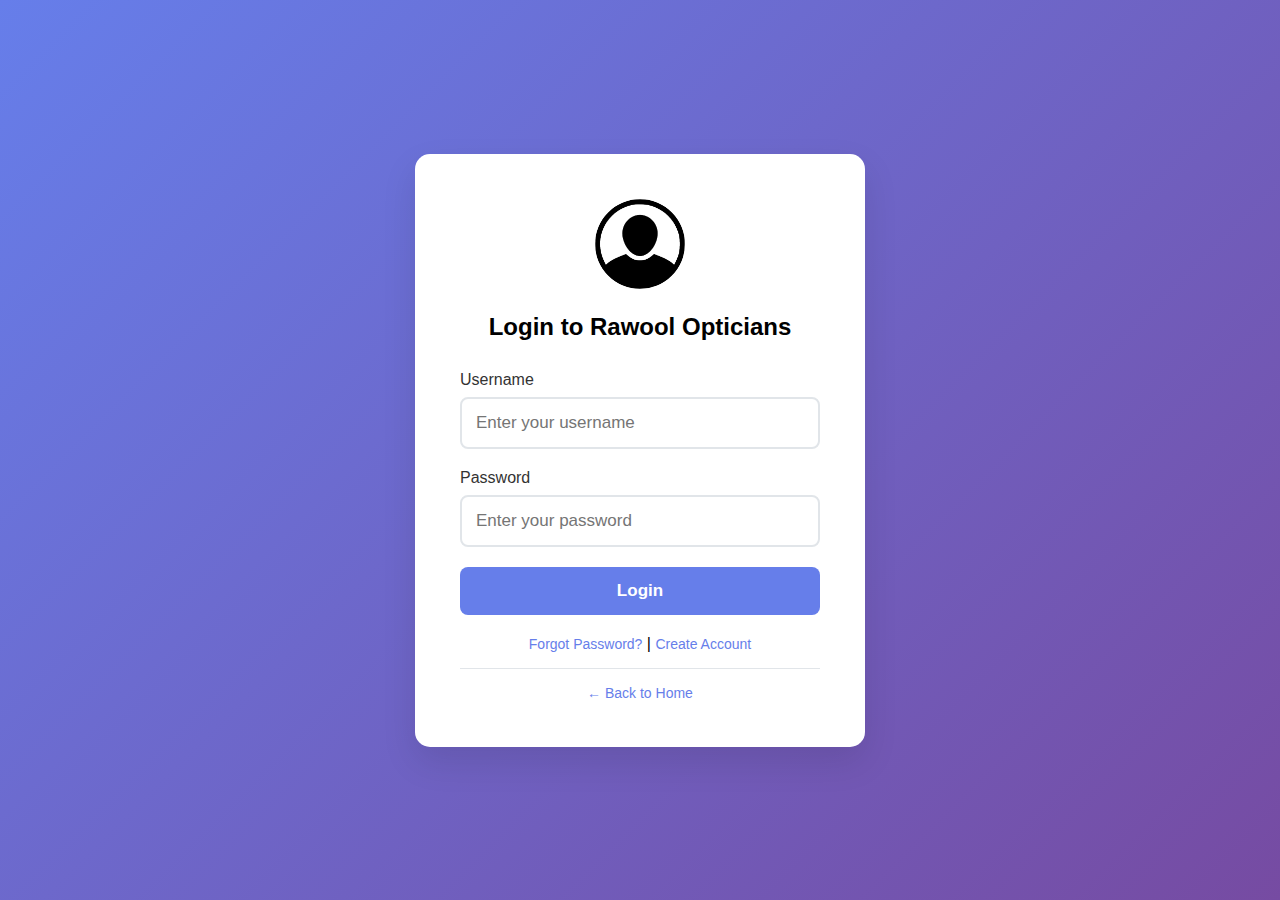
<file: pages/login.html>
<!DOCTYPE html>
<html lang="en">

<head>
  <meta charset="UTF-8">
  <meta name="viewport" content="width=device-width, initial-scale=1.0">
  <title>Login</title>
  <link rel="stylesheet" href="../assets/css/login.css">
  </script>
  <link rel="icon" href="../assets/images/logo.png">

</head>

<body>
  <div class="login-container">
    <div class="login-form">
      <div class="login-header">
        <img src="../assets/images/user.png" alt="User">
        <h2>Login to Rawool Opticians</h2>
      </div>
      <form>
        <div class="form-group">
          <label for="username">Username</label>
          <input type="text" name="username" placeholder="Enter your username">
        </div>
        <div class="form-group">
          <label for="password">Password</label>
          <input type="password" name="password" placeholder="Enter your password">
        </div>
        <button type="submit" class="login-btn">Login</button>
      </form>
      <div class="login-footer">
        <a href="#">Forgot Password?</a>
        <span> | </span>
        <a href="register.html">Create Account</a>
        <div class="back-home">
          <a href="../index.html">← Back to Home</a>
        </div>
      </div>
    </div>
  </div>
</body>

</html>
</file>
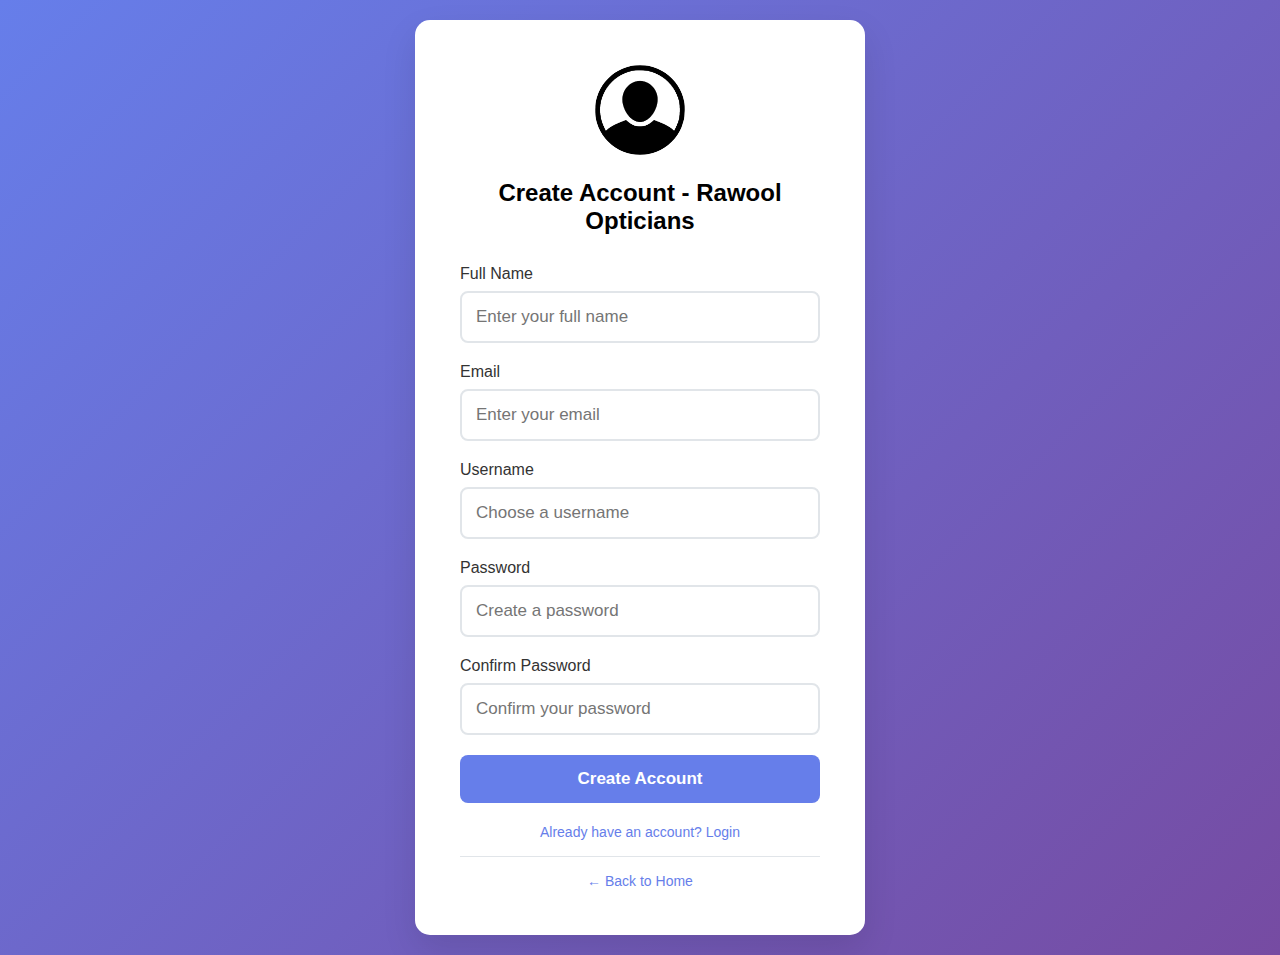
<file: pages/register.html>
<!DOCTYPE html>
<html lang="en">

<head>
  <meta charset="UTF-8">
  <meta name="viewport" content="width=device-width, initial-scale=1.0">
  <title>Register</title>
  <link rel="stylesheet" href="../assets/css/login.css">
 <link rel="icon" href="../assets/images/logo.png">

</head>

<body>
  <div class="login-container">
    <div class="login-form">
      <div class="login-header">
        <img src="../assets/images/user.png" alt="User">
        <h2>Create Account - Rawool Opticians</h2>
      </div>
      <form>
        <div class="form-group">
          <label for="fullname">Full Name</label>
          <input type="text" name="fullname" placeholder="Enter your full name">
        </div>
        <div class="form-group">
          <label for="email">Email</label>
          <input type="email" name="email" placeholder="Enter your email">
        </div>
        <div class="form-group">
          <label for="username">Username</label>
          <input type="text" name="username" placeholder="Choose a username">
        </div>
        <div class="form-group">
          <label for="password">Password</label>
          <input type="password" name="password" placeholder="Create a password">
        </div>
        <div class="form-group">
          <label for="confirm-password">Confirm Password</label>
          <input type="password" name="confirm-password" placeholder="Confirm your password">
        </div>
        <button type="submit" class="login-btn">Create Account</button>
      </form>
      <div class="login-footer">
        <a href="login.html">Already have an account? Login</a>
        <div class="back-home">
          <a href="../index.html">← Back to Home</a>
        </div>
      </div>
    </div>
  </div>
</body>

</html>
</file>
<file: assets/css/login.css>
/* Login Page Styles */
* {
    margin: 0;
    padding: 0;
    box-sizing: border-box;
}

body {
    font-family: Arial, sans-serif;
    background: linear-gradient(135deg, #667eea 0%, #764ba2 100%);
    min-height: 100vh;
}

.login-container {
    display: flex;
    justify-content: center;
    align-items: center;
    min-height: 100vh;
    padding: 20px;
}

.login-form {
    background: white;
    padding: 40px;
    border-radius: 15px;
    box-shadow: 0 15px 35px rgba(0,0,0,0.1);
    width: 100%;
    max-width: 400px;
}

.login-header {
    text-align: center;
    margin-bottom: 30px;
}

.login-header img {
    width: 80px;
    height: 80px;
    border-radius: 50%;
    margin-bottom: 20px;
}

.form-group {
    margin-bottom: 20px;
}

.form-group label {
    display: block;
    margin-bottom: 8px;
    color: #333;
    font-weight: 500;
}

.form-group input {
    width: 100%;
    padding: 12px;
    border: 2px solid #e1e5e9;
    border-radius: 8px;
    font-size: 16px;
    transition: border-color 0.3s;
}

.form-group input:focus {
    outline: none;
    border-color: #667eea;
}

.login-btn {
    width: 100%;
    padding: 12px;
    background: #667eea;
    color: white;
    border: none;
    border-radius: 8px;
    font-size: 16px;
    font-weight: 600;
    cursor: pointer;
    transition: background 0.3s;
}

.login-btn:hover {
    background: #5a6fd8;
}

.login-footer {
    text-align: center;
    margin-top: 20px;
}

.login-footer a {
    color: #667eea;
    text-decoration: none;
    font-size: 14px;
}

.login-footer a:hover {
    text-decoration: underline;
}

.back-home {
    margin-top: 15px;
    padding-top: 15px;
    border-top: 1px solid #e1e5e9;
}

/* TABLET RESPONSIVE - iPad Pro, Surface Pro 7 */
@media (max-width: 1366px) and (min-width: 1025px) {
    .login-form {
        max-width: 450px;
        padding: 45px;
    }
    .login-header img {
        width: 90px;
        height: 90px;
    }
    .form-group input {
        padding: 14px;
        font-size: 17px;
    }
    .login-btn {
        padding: 14px;
        font-size: 17px;
    }
}

/* TABLET RESPONSIVE - iPad Air, Standard Tablets */
@media (max-width: 1024px) and (min-width: 769px) {
    .login-form {
        max-width: 420px;
        padding: 42px;
    }
    .login-header img {
        width: 85px;
        height: 85px;
    }
    .form-group input {
        padding: 13px;
        font-size: 16px;
    }
    .login-btn {
        padding: 13px;
        font-size: 16px;
    }
    .login-footer a {
        font-size: 15px;
    }
}

@media (max-width: 480px) {
    .login-form {
        padding: 30px 20px;
    }
}
</file>
